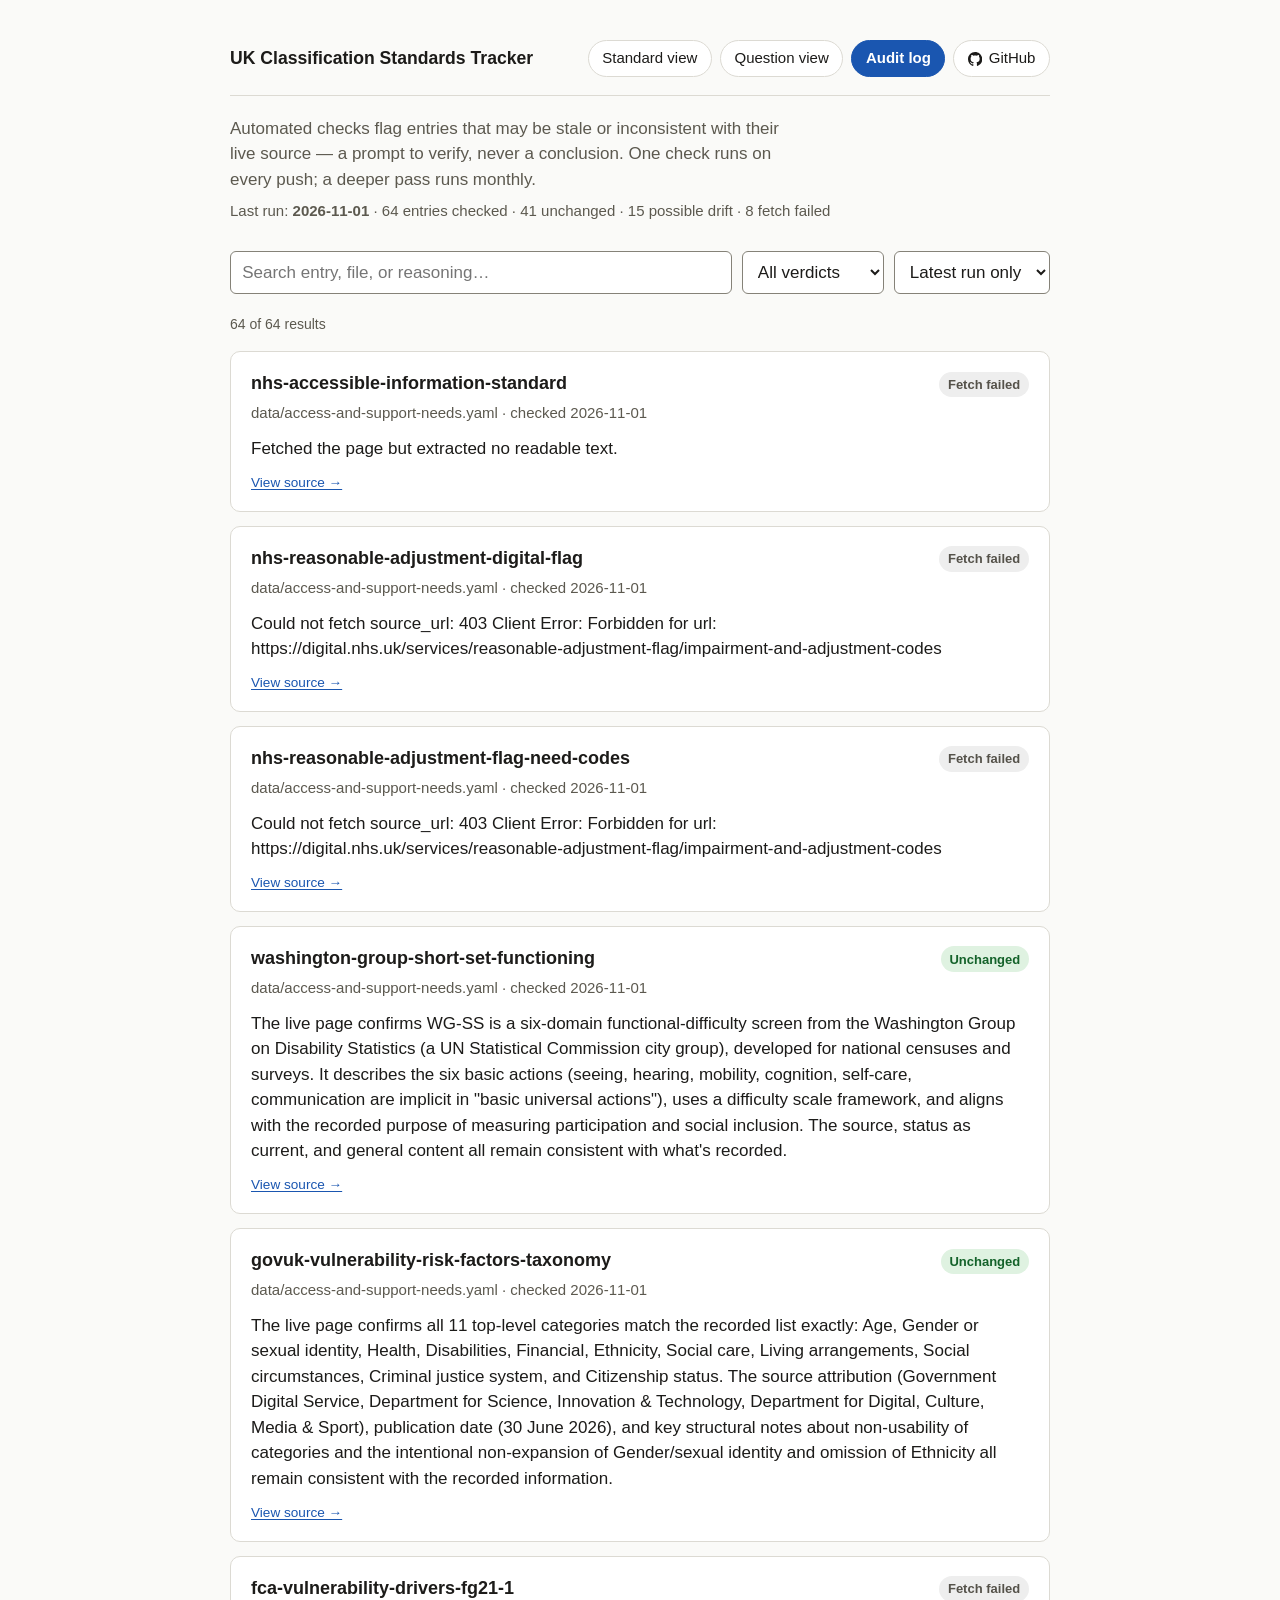
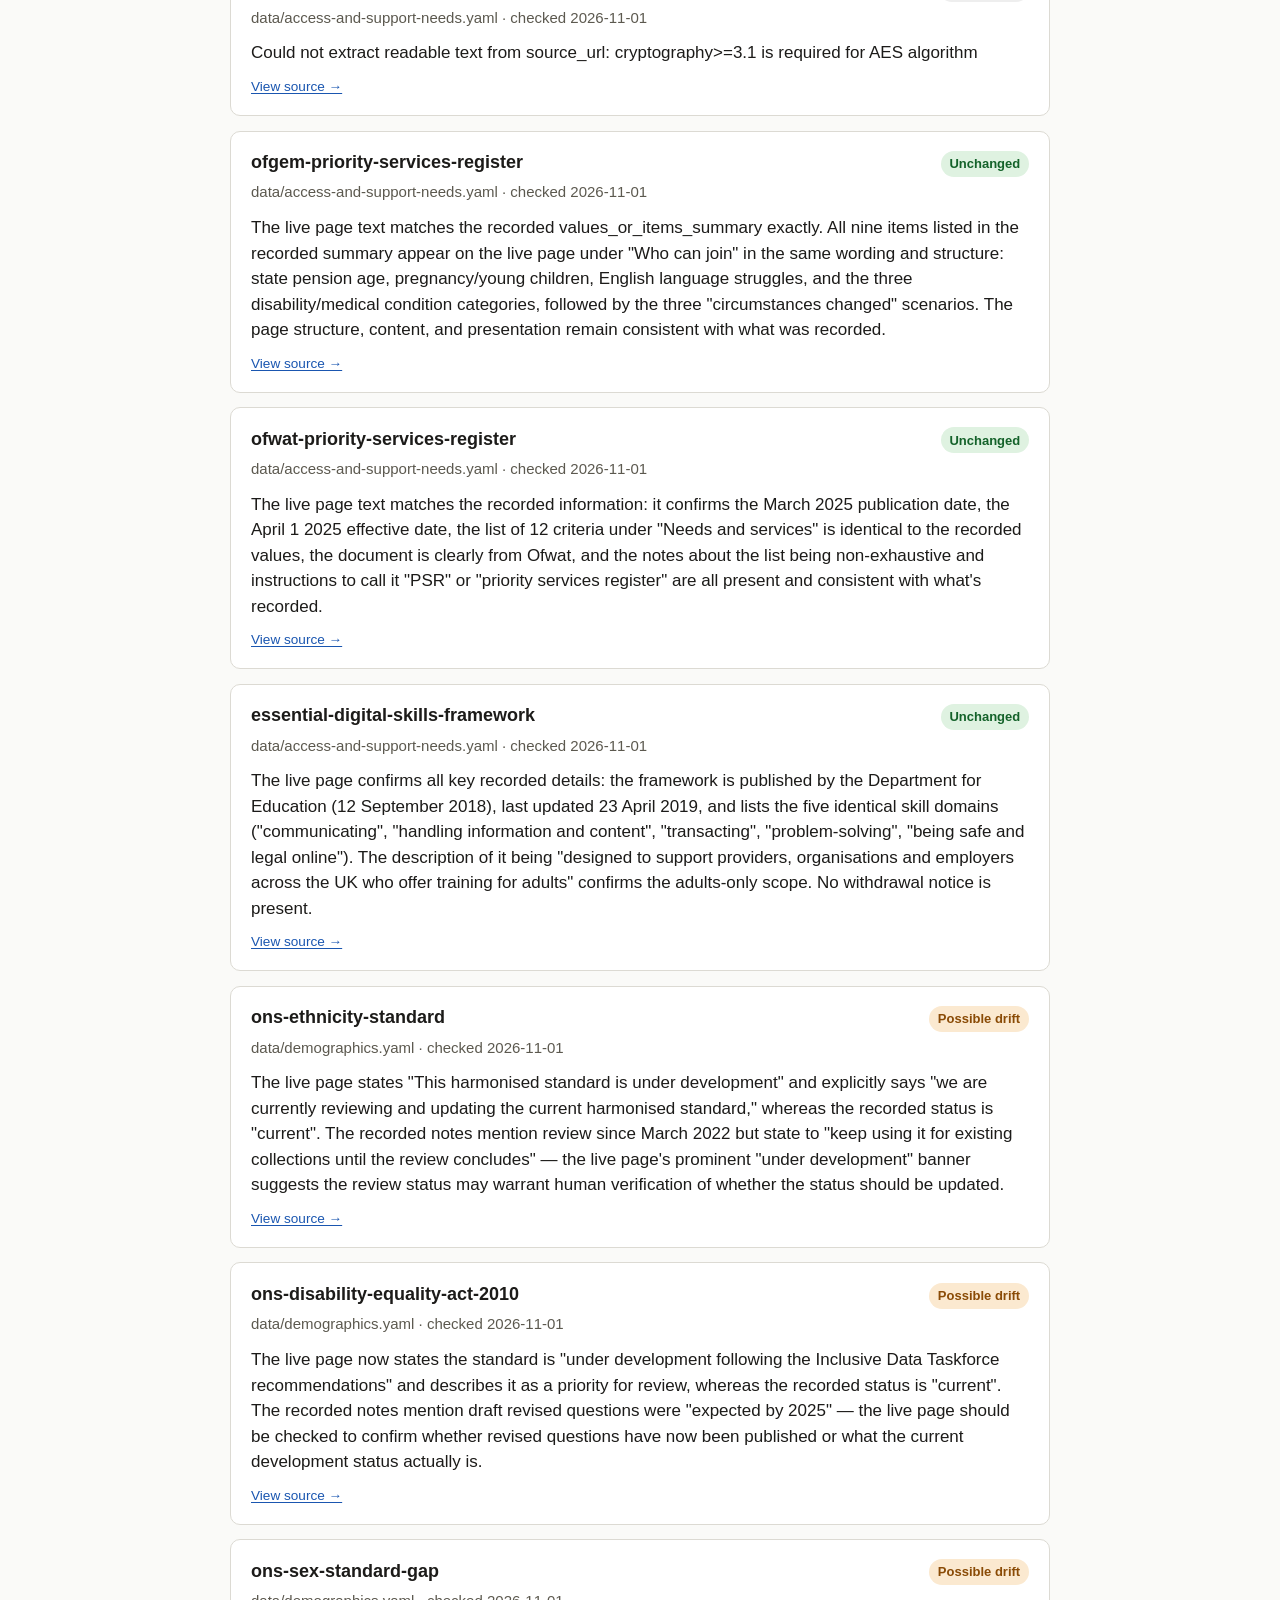
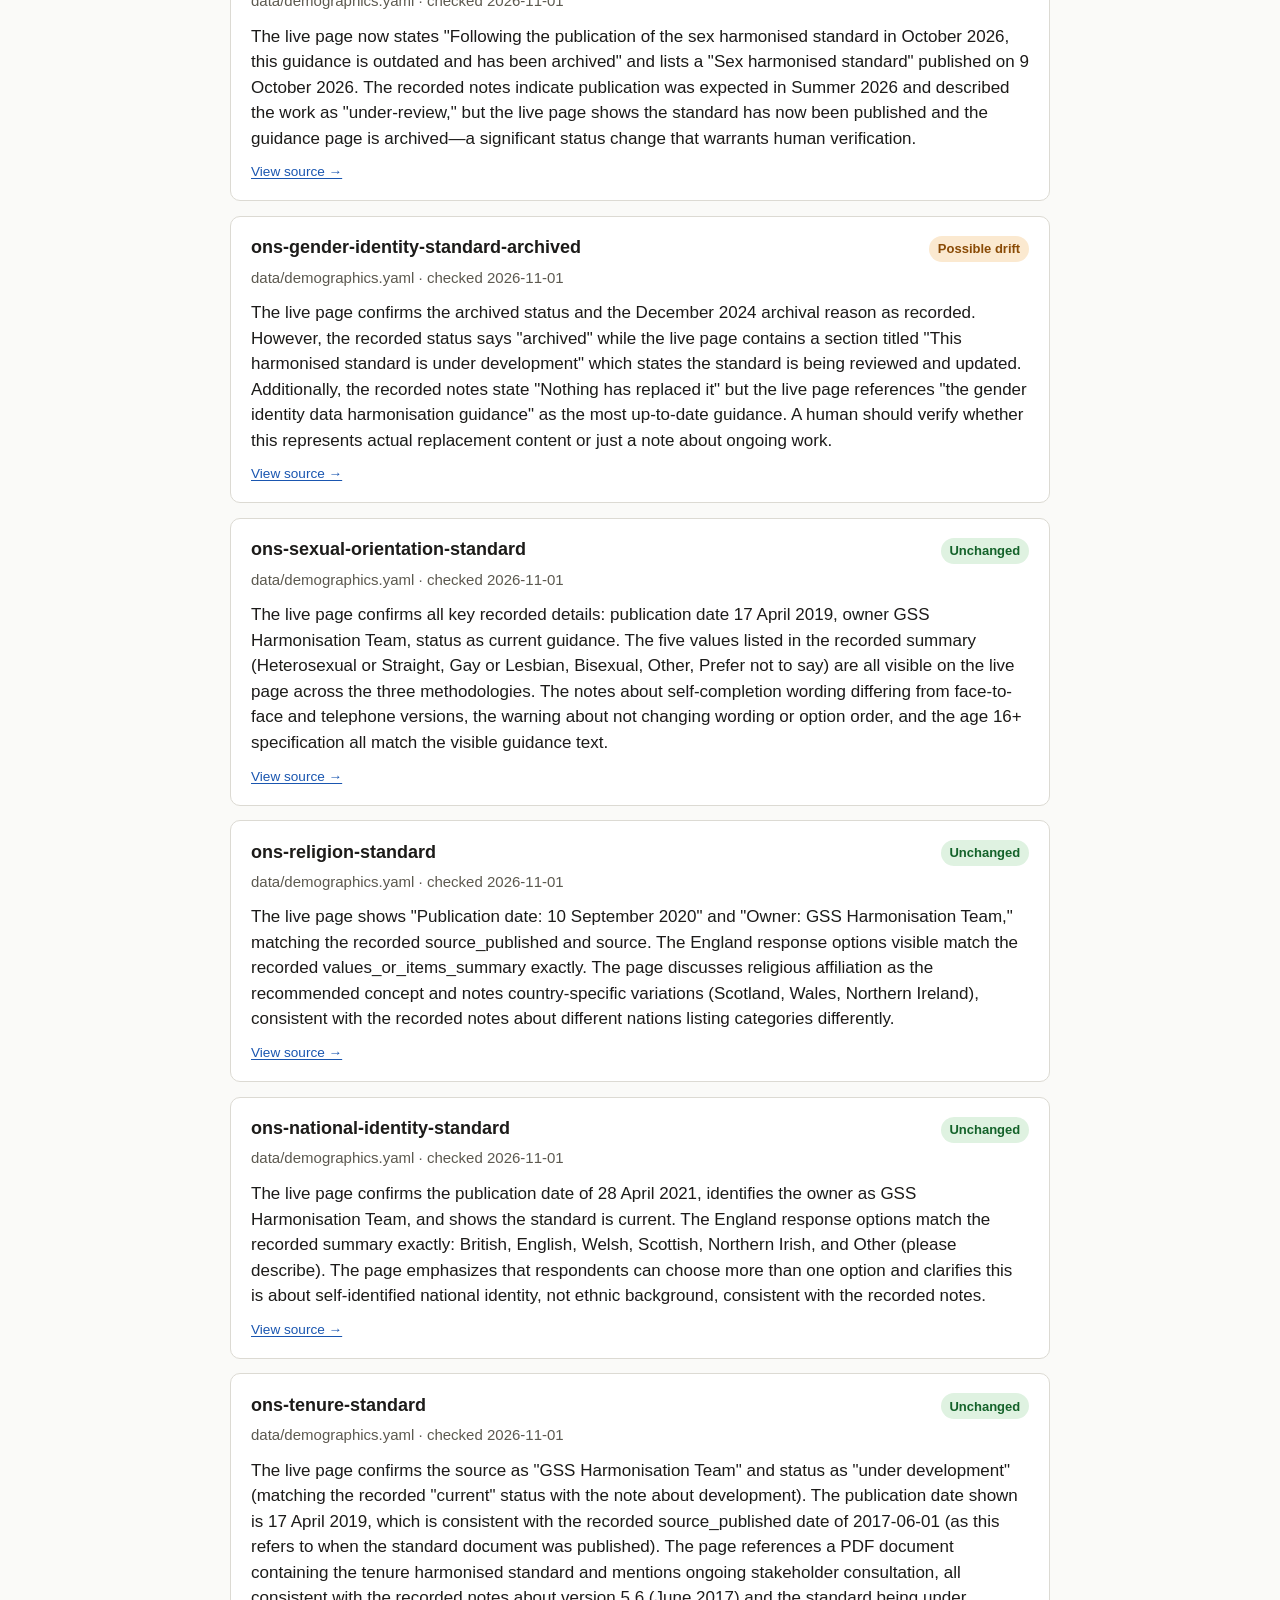
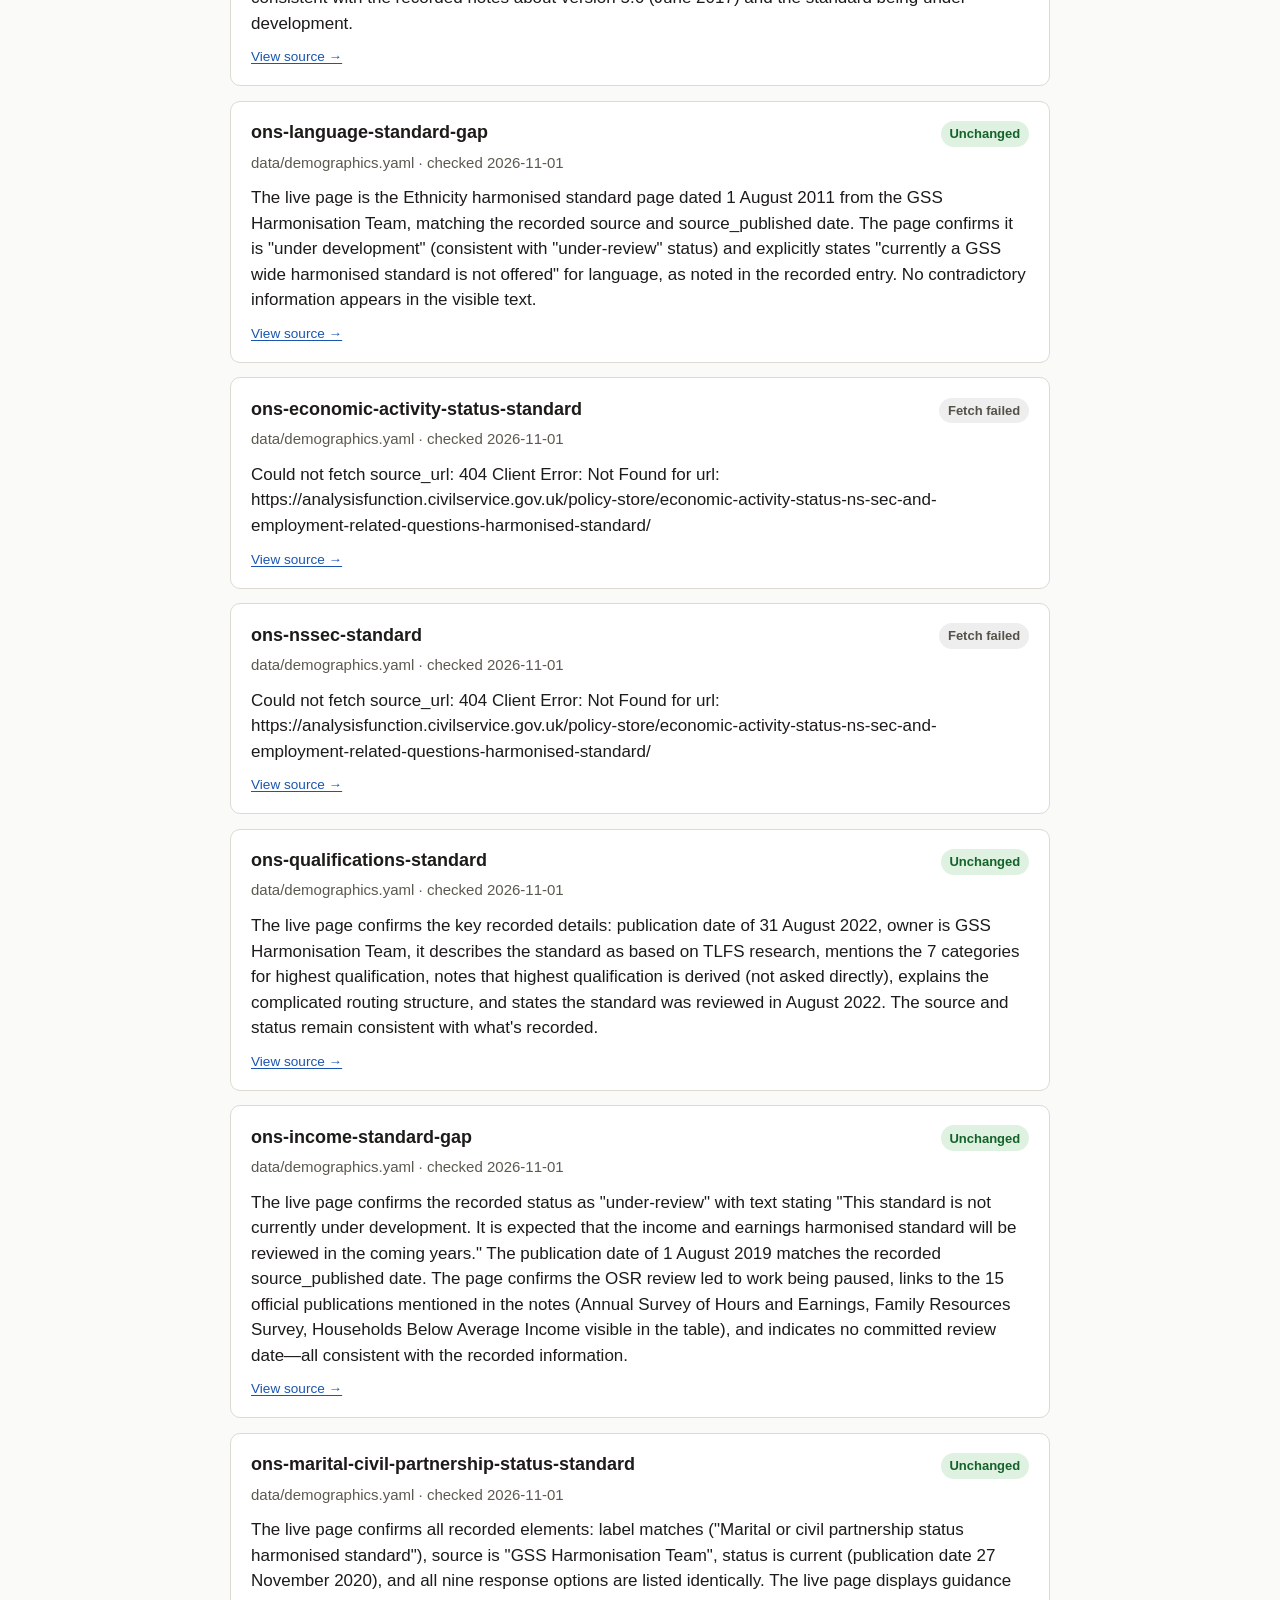
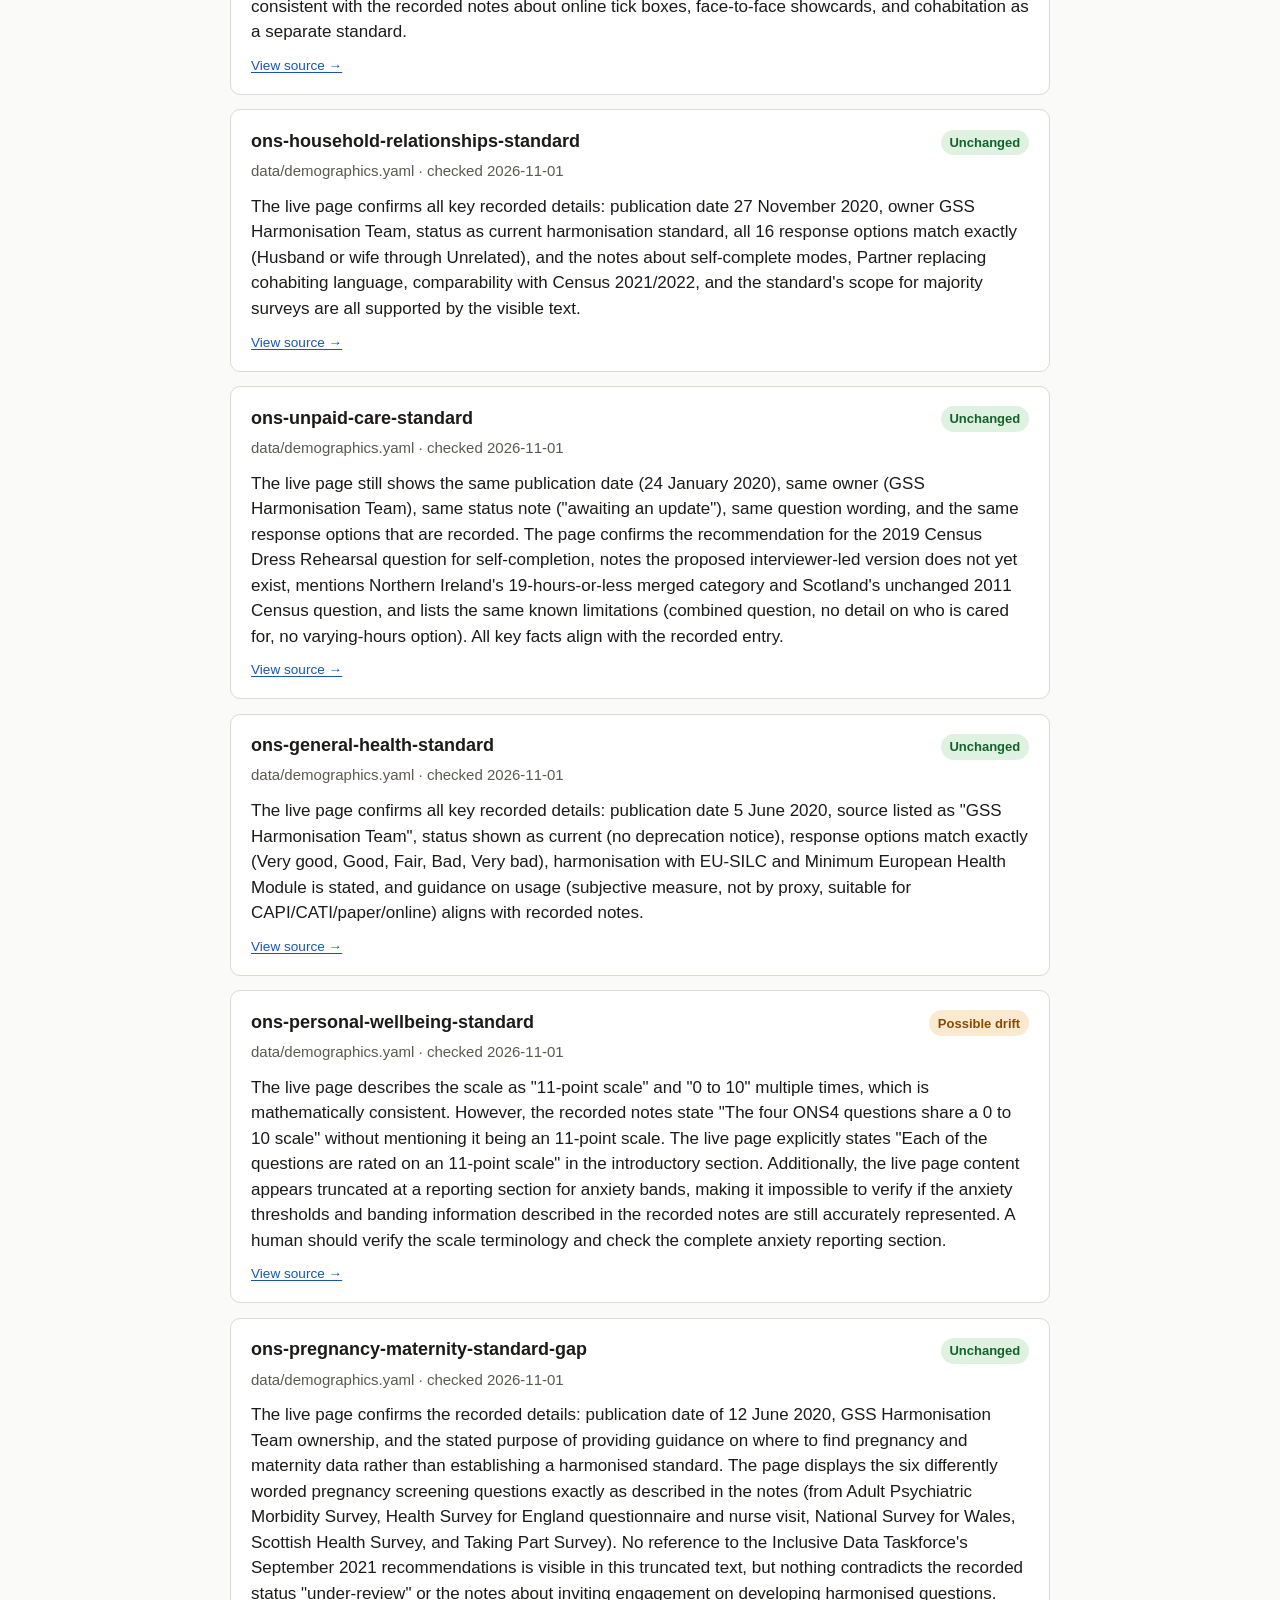
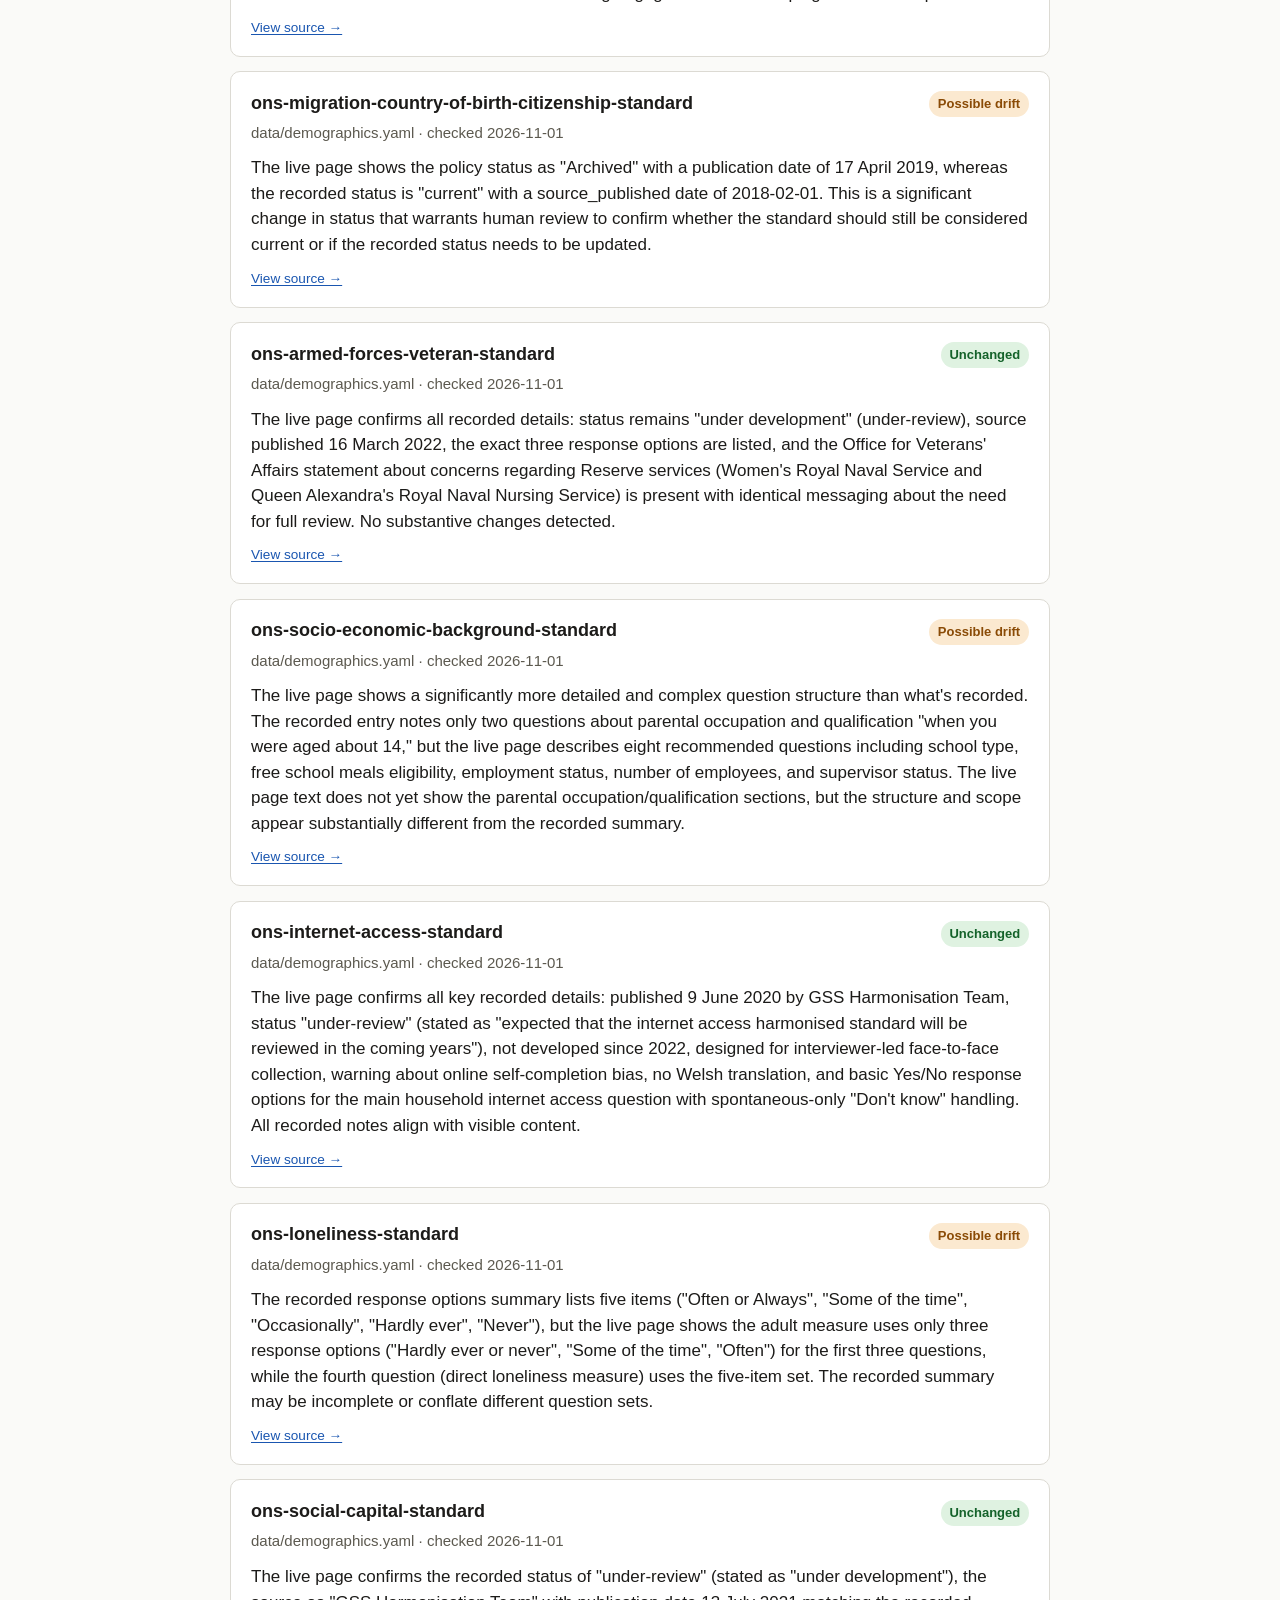
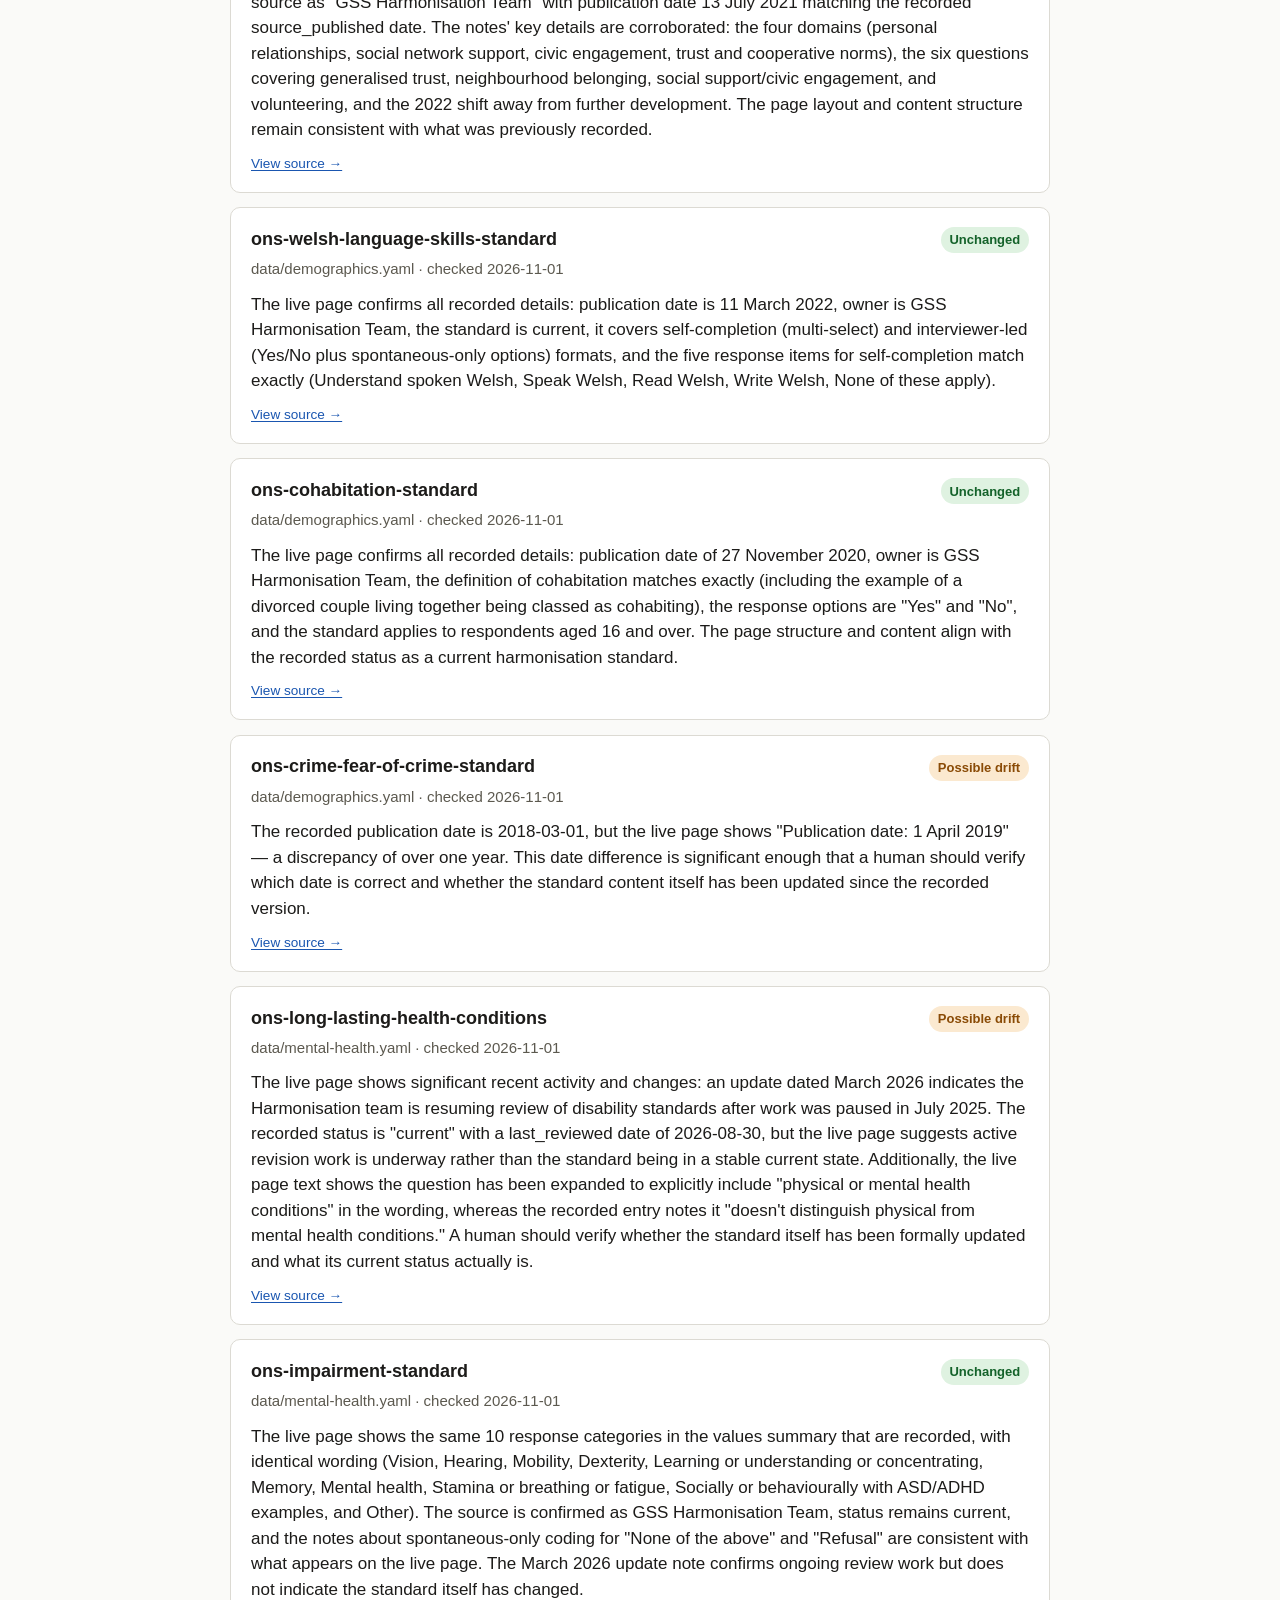
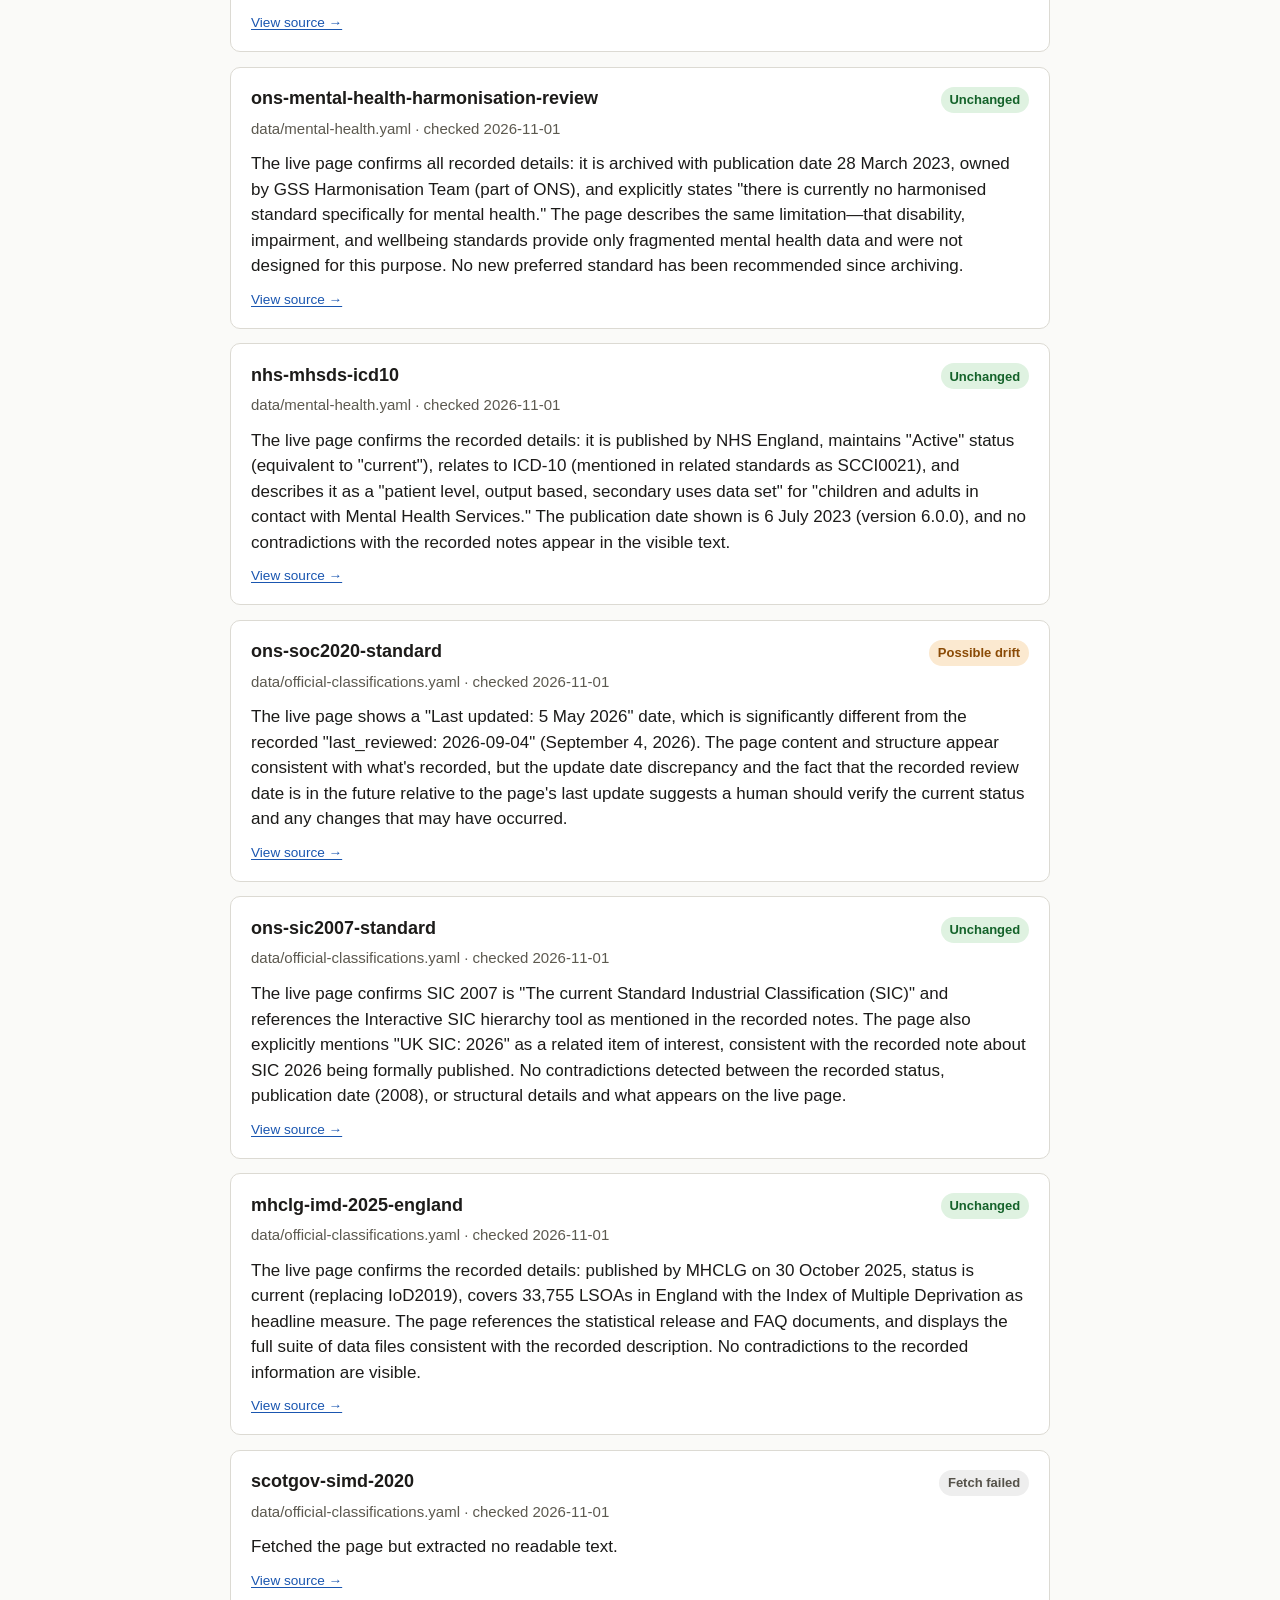
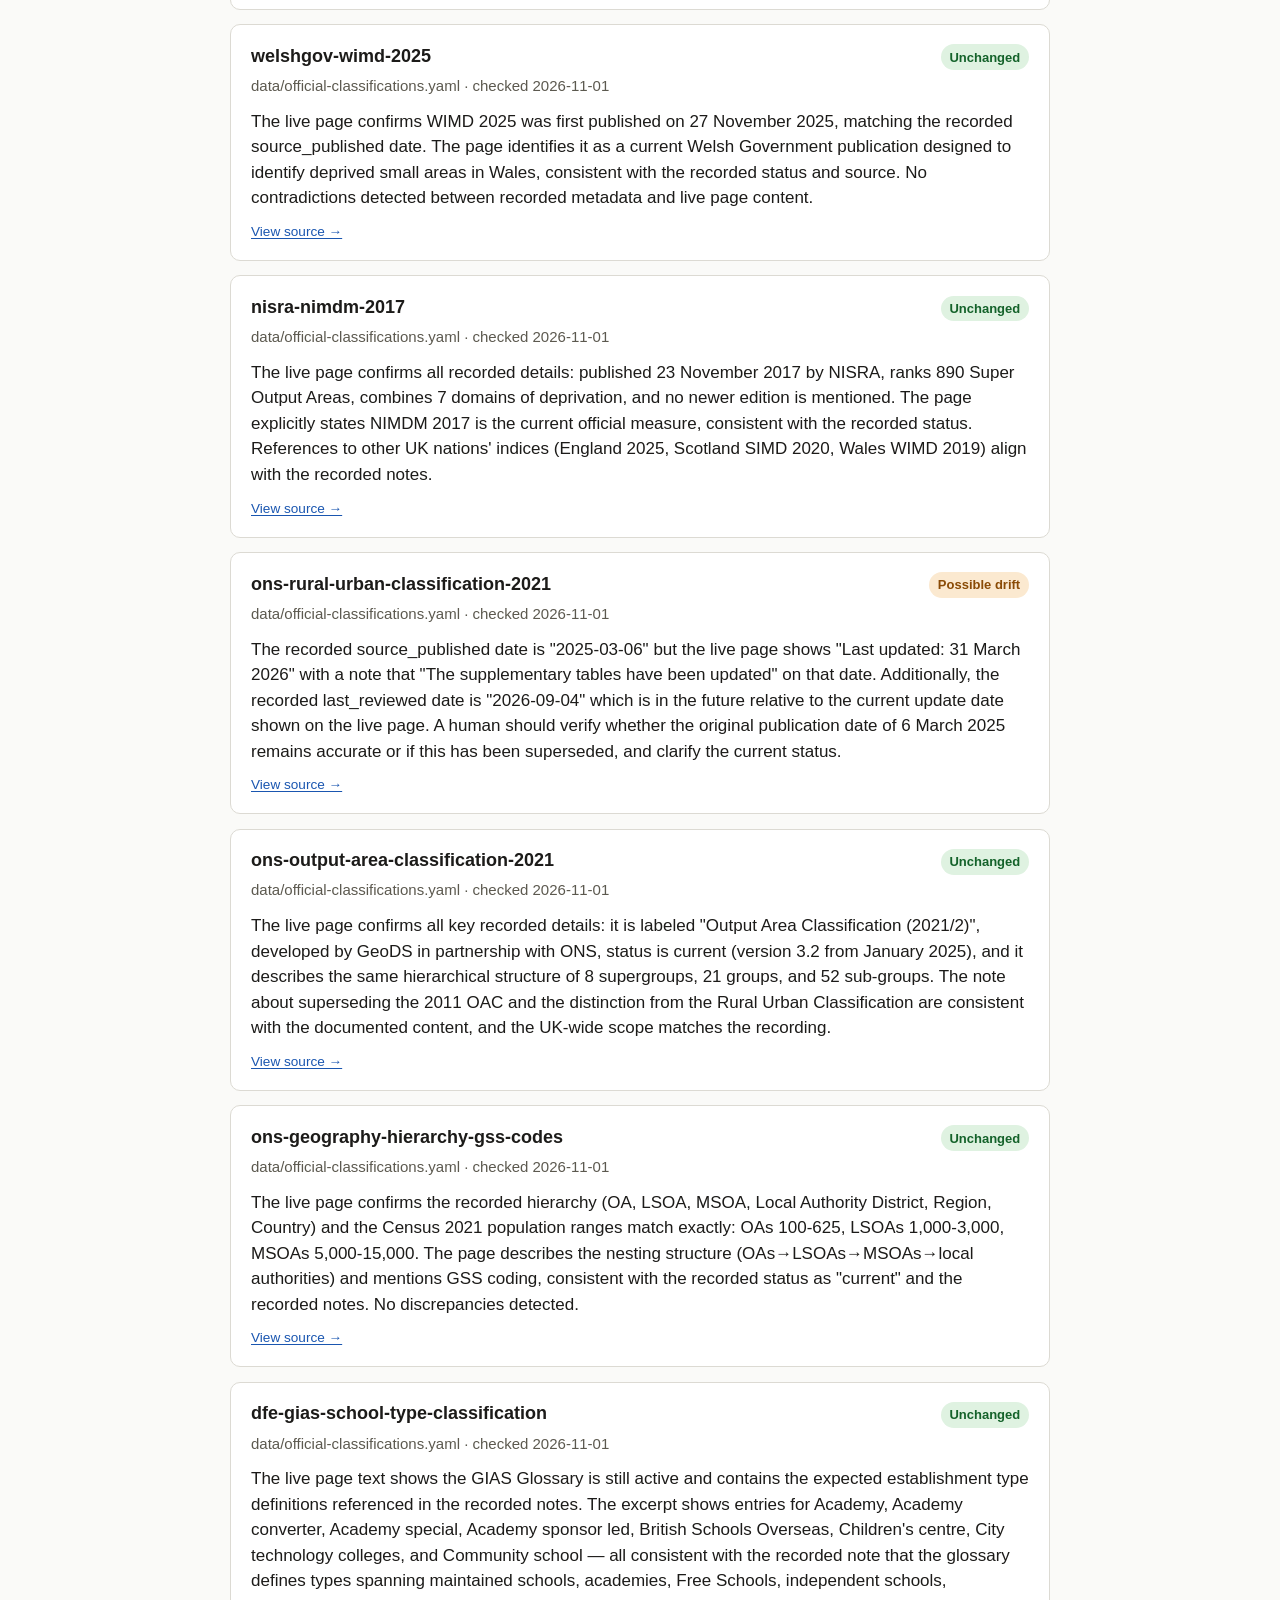
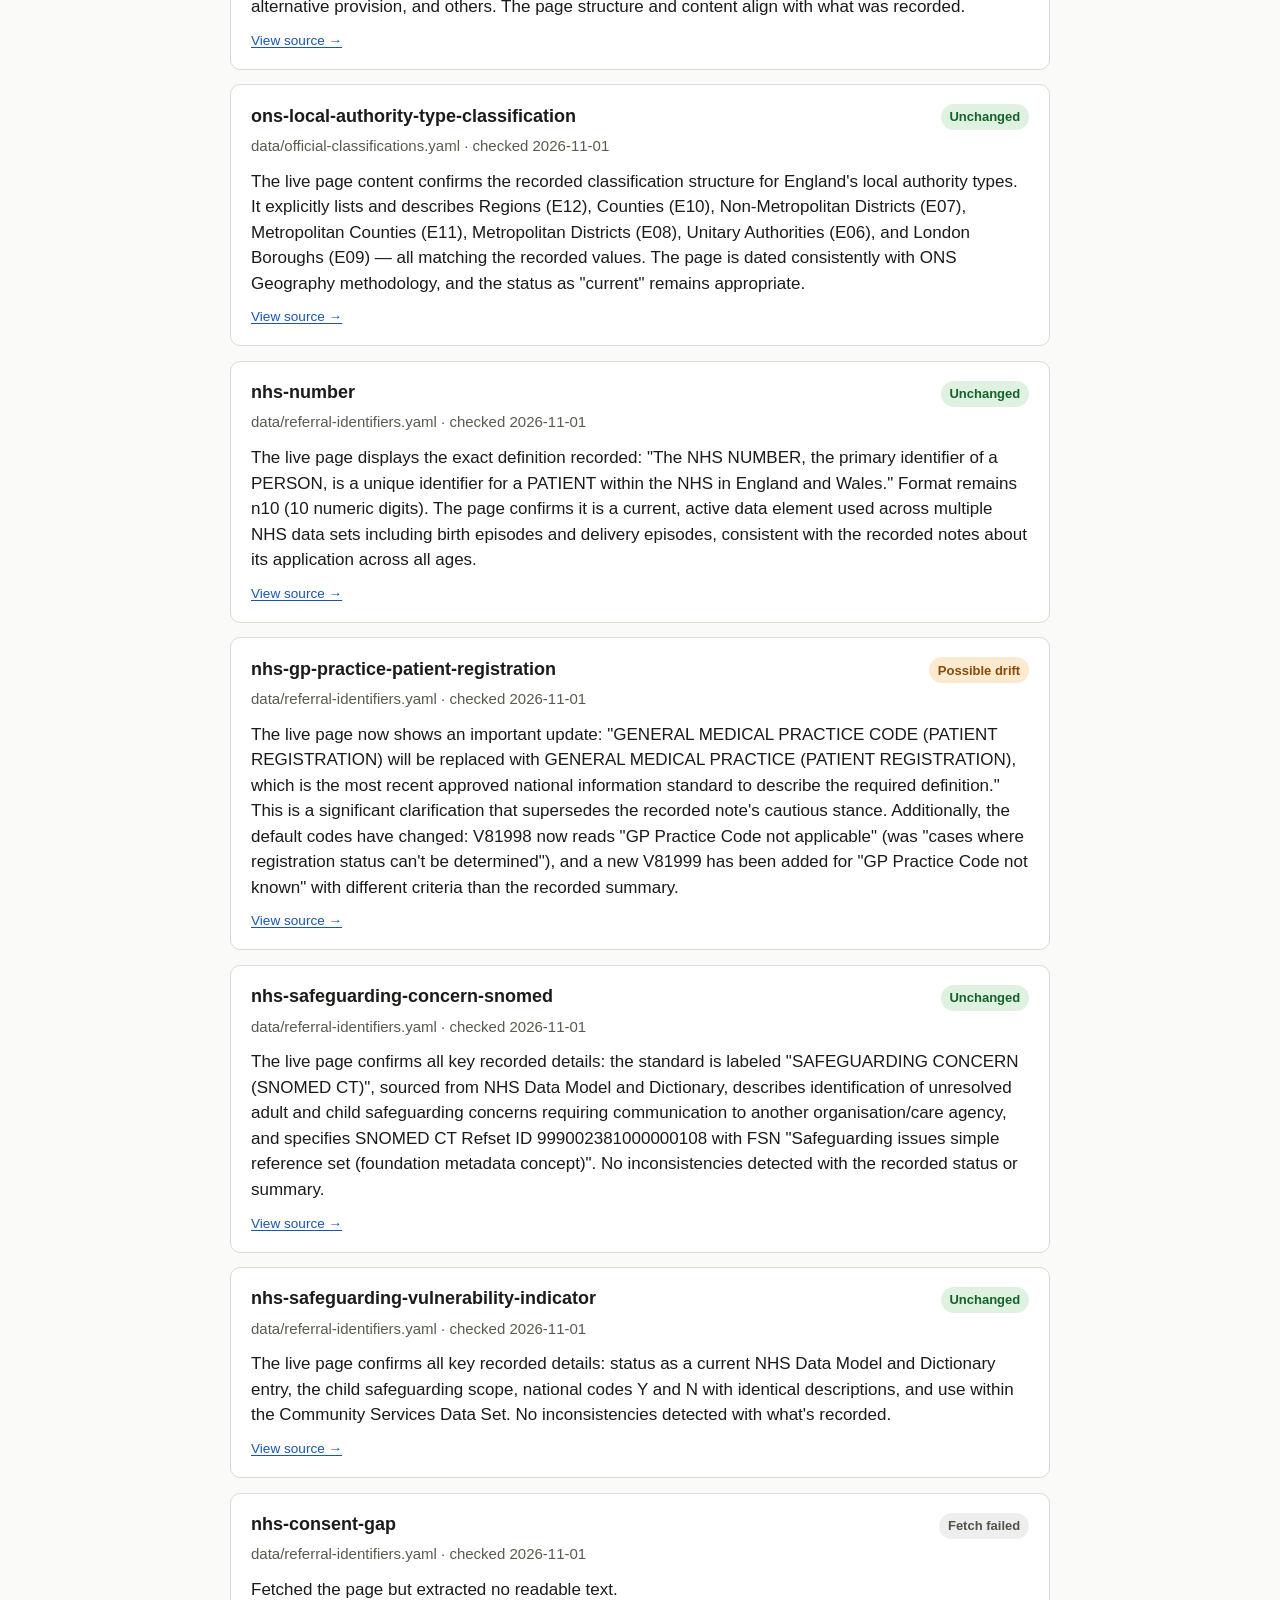
<file: audit.html>
<!doctype html>
<html lang="en">
<head>
<meta charset="utf-8">
<meta name="viewport" content="width=device-width, initial-scale=1">
<title>Source audit log — UK Classification Standards Tracker</title>
<link rel="stylesheet" href="style.css">
</head>
<body>
<main>
  <header>
    <div class="topbar">
      <span class="topbar-title">UK Classification Standards Tracker</span>
      <nav class="topbar-nav" aria-label="Views">
        <a href="index.html" class="topbar-link">Standard view</a>
        <a href="questions.html" class="topbar-link">Question view</a>
        <a href="audit.html" class="topbar-link is-current" aria-current="page">Audit log</a>
        <a href="https://github.com/georgeunsworth/uk-classification-standards" class="topbar-link topbar-link--github" target="_blank" rel="noopener">
          <svg viewBox="0 0 16 16" aria-hidden="true"><path d="M8 0C3.58 0 0 3.58 0 8c0 3.54 2.29 6.53 5.47 7.59.4.07.55-.17.55-.38 0-.19-.01-.82-.01-1.49-2.01.37-2.53-.49-2.69-.94-.09-.23-.48-.94-.82-1.13-.28-.15-.68-.52-.01-.53.63-.01 1.08.58 1.23.82.72 1.21 1.87.87 2.33.66.07-.52.28-.87.51-1.07-1.78-.2-3.64-.89-3.64-3.95 0-.87.31-1.59.82-2.15-.08-.2-.36-1.02.08-2.12 0 0 .67-.21 2.2.82.64-.18 1.32-.27 2-.27.68 0 1.36.09 2 .27 1.53-1.04 2.2-.82 2.2-.82.44 1.1.16 1.92.08 2.12.51.56.82 1.27.82 2.15 0 3.07-1.87 3.75-3.65 3.95.29.25.54.73.54 1.48 0 1.07-.01 1.93-.01 2.2 0 .21.15.46.55.38A8.01 8.01 0 0016 8c0-4.42-3.58-8-8-8z"/></svg>
          GitHub
        </a>
      </nav>
    </div>
    <h1 class="visually-hidden">Source audit log</h1>
    <p>Automated checks flag entries that may be stale or inconsistent with their live source — a prompt to verify, never a conclusion. One check runs on every push; a deeper pass runs monthly.</p>
  </header>

  <section id="summary"></section>

  <div class="controls">
    <input type="search" id="search" placeholder="Search entry, file, or reasoning…" aria-label="Search audit results">
    <select id="verdict-filter" aria-label="Filter by verdict">
      <option value="">All verdicts</option>
      <option value="unchanged">Unchanged</option>
      <option value="possible_drift">Possible drift</option>
      <option value="fetch_failed">Fetch failed</option>
    </select>
    <select id="run-filter" aria-label="Filter by run">
      <option value="">Latest run only</option>
    </select>
  </div>

  <p class="count" id="count"></p>
  <div id="results"></div>

  <footer>
    Data sourced under the <a href="https://www.nationalarchives.gov.uk/doc/open-government-licence/version/3/">Open Government Licence</a>.
    This is a practitioner-facing reference, not an official government product.
  </footer>
</main>

<script>
  const VERDICT_LABELS = {
    unchanged: "Unchanged",
    possible_drift: "Possible drift",
    fetch_failed: "Fetch failed",
  };
  const VERDICT_BADGE_CLASS = {
    unchanged: "current",
    possible_drift: "under-review",
    fetch_failed: "archived",
  };

  function escapeHtml(str) {
    return String(str ?? "").replace(/[&<>"']/g, (c) => ({
      "&": "&amp;", "<": "&lt;", ">": "&gt;", '"': "&quot;", "'": "&#39;",
    }[c]));
  }

  const summaryEl = document.getElementById("summary");
  const resultsEl = document.getElementById("results");
  const countEl = document.getElementById("count");
  const searchEl = document.getElementById("search");
  const verdictEl = document.getElementById("verdict-filter");
  const runEl = document.getElementById("run-filter");

  let runs = [];

  function renderSummary() {
    if (runs.length === 0) {
      summaryEl.innerHTML = `<p class="empty">No audit runs yet — the first monthly check will populate this page.</p>`;
      return;
    }
    const latest = runs[runs.length - 1];
    const counts = { unchanged: 0, possible_drift: 0, fetch_failed: 0 };
    latest.results.forEach((r) => { counts[r.verdict] = (counts[r.verdict] || 0) + 1; });
    summaryEl.innerHTML = `
      <p class="meta">Last run: <strong>${escapeHtml(latest.run_date)}</strong> ·
        ${latest.results.length} entries checked ·
        ${counts.unchanged || 0} unchanged ·
        ${counts.possible_drift || 0} possible drift ·
        ${counts.fetch_failed || 0} fetch failed</p>
    `;
  }

  function renderRunOptions() {
    const options = runs
      .slice()
      .reverse()
      .map((run) => `<option value="${escapeHtml(run.run_date)}">${escapeHtml(run.run_date)}</option>`)
      .join("");
    runEl.insertAdjacentHTML("beforeend", options);
  }

  function currentResults() {
    const run = runEl.value ? runs.find((r) => r.run_date === runEl.value) : runs[runs.length - 1];
    return run ? run.results.map((r) => ({ ...r, run_date: run.run_date })) : [];
  }

  function applyFilters() {
    const search = searchEl.value.trim().toLowerCase();
    const verdict = verdictEl.value;

    const all = currentResults();
    const filtered = all.filter((r) => {
      if (verdict && r.verdict !== verdict) return false;
      if (search) {
        const haystack = `${r.entry_id} ${r.file} ${r.reasoning}`.toLowerCase();
        if (!haystack.includes(search)) return false;
      }
      return true;
    });

    countEl.textContent = `${filtered.length} of ${all.length} results`;

    resultsEl.innerHTML = filtered.length
      ? filtered.map((r) => `
        <article class="entry">
          <div class="entry-head">
            <h2>${escapeHtml(r.entry_id)}</h2>
            <span class="badge ${VERDICT_BADGE_CLASS[r.verdict] || ""}">${escapeHtml(VERDICT_LABELS[r.verdict] || r.verdict)}</span>
          </div>
          <p class="meta">${escapeHtml(r.file)} · checked ${escapeHtml(r.run_date)}</p>
          <p class="notes">${escapeHtml(r.reasoning)}</p>
          <div class="entry-foot">
            <a href="${escapeHtml(r.source_url)}" target="_blank" rel="noopener">View source →</a>
          </div>
        </article>
      `).join("")
      : `<p class="empty">No results match your filters.</p>`;
  }

  async function loadAll() {
    try {
      const res = await fetch("data/audit-log.json");
      if (!res.ok) throw new Error(`Failed to load data/audit-log.json: ${res.status}`);
      runs = await res.json();
      renderSummary();
      renderRunOptions();
      applyFilters();
    } catch (err) {
      resultsEl.innerHTML = `<p class="error">Couldn't load the audit log: ${escapeHtml(err.message)}</p>`;
      countEl.textContent = "";
    }
  }

  searchEl.addEventListener("input", applyFilters);
  verdictEl.addEventListener("change", applyFilters);
  runEl.addEventListener("change", applyFilters);
  loadAll();
</script>
</body>
</html>
</file>
<file: style.css>
:root {
  --bg: #fafaf8;
  --surface: #ffffff;
  --border: #dcdad3;
  --text: #1c1b19;
  --text-muted: #5c594f;
  --link: #1a56b0;
  --accent: #1a56b0;
  --status-current-bg: #dff2e1;
  --status-current-text: #14622a;
  --status-review-bg: #fbe9d0;
  --status-review-text: #8a4b06;
  --status-archived-bg: #eee;
  --status-archived-text: #55524a;
  --status-superseded-bg: #eee;
  --status-superseded-text: #55524a;
  --code-bg: #f0efe9;
  --control-border: #858278;
  --focus: #1a56b0;
}
@media (prefers-color-scheme: dark) {
  :root {
    --bg: #17171a;
    --surface: #201f23;
    --border: #38373d;
    --text: #ecebe8;
    --text-muted: #a9a7a0;
    --link: #7fb0ff;
    --accent: #7fb0ff;
    --status-current-bg: #143d21;
    --status-current-text: #7fe0a0;
    --status-review-bg: #4a3208;
    --status-review-text: #f0b862;
    --status-archived-bg: #2c2b2f;
    --status-archived-text: #b8b6b0;
    --status-superseded-bg: #2c2b2f;
    --status-superseded-text: #b8b6b0;
    --code-bg: #26252a;
    --control-border: #7a7880;
    --focus: #7fb0ff;
  }
}
* { box-sizing: border-box; }
body {
  margin: 0;
  background: var(--bg);
  color: var(--text);
  font: 16px/1.5 -apple-system, BlinkMacSystemFont, "Segoe UI", Roboto, Helvetica, Arial, sans-serif;
}
@media (min-width: 641px) {
  body {
    font-size: 1.0625rem;
  }
}
main {
  max-width: 860px;
  margin: 0 auto;
  padding: 2.5rem 1.25rem 4rem;
}
header h1 {
  font-size: 1.6rem;
  margin: 0 0 0.4rem;
}
header p {
  color: var(--text-muted);
  margin: 0 0 0.5rem;
  max-width: 60ch;
}
a { color: var(--link); text-underline-offset: 0.15em; }
a:hover { text-decoration-thickness: 0.12em; }
a:focus-visible,
button:focus-visible,
summary:focus-visible,
input:focus-visible,
select:focus-visible {
  outline: 3px solid var(--focus);
  outline-offset: 2px;
}
.visually-hidden {
  position: absolute;
  width: 1px;
  height: 1px;
  margin: -1px;
  padding: 0;
  overflow: hidden;
  clip: rect(0, 0, 0, 0);
  white-space: nowrap;
  border: 0;
}
.topbar {
  display: flex;
  align-items: center;
  justify-content: space-between;
  flex-wrap: wrap;
  gap: 0.75rem;
  padding-bottom: 1.1rem;
  margin-bottom: 1.25rem;
  border-bottom: 1px solid var(--border);
}
.topbar-title {
  font-size: 1.1rem;
  font-weight: 600;
}
.topbar-nav {
  display: flex;
  flex-wrap: wrap;
  gap: 0.5rem;
}
.topbar-link {
  display: inline-flex;
  align-items: center;
  gap: 0.4rem;
  font-size: 0.9375rem;
  padding: 0.4rem 0.85rem;
  border: 1px solid var(--border);
  border-radius: 999px;
  background: var(--surface);
  color: var(--text);
  text-decoration: none;
  white-space: nowrap;
}
.topbar-link:hover {
  border-color: var(--accent);
}
.topbar-link.is-current {
  background: var(--accent);
  border-color: var(--accent);
  color: var(--surface);
  font-weight: 600;
}
.topbar-link--github svg {
  width: 0.95em;
  height: 0.95em;
  fill: currentColor;
}
@media (max-width: 600px) {
  .topbar {
    align-items: flex-start;
  }
  .topbar-nav {
    width: 100%;
  }
  .topbar-link {
    flex: 1 1 auto;
    justify-content: center;
  }
}
.controls {
  display: flex;
  gap: 0.6rem;
  flex-wrap: wrap;
  margin: 1.75rem 0 1.25rem;
}
.controls input[type="search"],
.controls select {
  font: inherit;
  padding: 0.5rem 0.7rem;
  border: 1px solid var(--control-border);
  border-radius: 6px;
  background: var(--surface);
  color: var(--text);
}
.controls input[type="search"] {
  flex: 1 1 220px;
}
.filter-bar {
  margin: 1.75rem 0 1.25rem;
}
.field-label {
  display: block;
  font-size: 1rem;
  font-weight: 700;
  color: var(--text);
  margin: 0;
}
.field-hint {
  font-size: 0.875rem;
  color: var(--text-muted);
  margin: 0.1rem 0 0.4rem;
}
.filter-grid {
  border: 0;
  padding: 0;
  margin: 0;
  min-width: 0;
}
/* Hints can wrap to different heights in a row; push every select to the bottom so they line up. */
.field {
  display: flex;
  flex-direction: column;
}
.field .select-wrap {
  margin-top: auto;
}
.search-field {
  margin: 0 0 0.9rem;
}
.filter-bar input[type="search"],
.filter-bar select {
  font: inherit;
  font-size: 1rem;
  width: 100%;
  min-width: 0;
  padding: 0.5rem 0.7rem;
  border: 1px solid var(--control-border);
  border-radius: 6px;
  background: var(--surface);
  color: var(--text);
}
.filter-grid {
  display: grid;
  grid-template-columns: repeat(3, minmax(0, 1fr));
  gap: 1.1rem 0.9rem;
}
@media (max-width: 600px) {
  .filter-grid {
    grid-template-columns: repeat(2, minmax(0, 1fr));
  }
}
.select-wrap {
  position: relative;
}
.select-wrap::after {
  content: "";
  position: absolute;
  right: 0.8rem;
  top: 50%;
  width: 0.4rem;
  height: 0.4rem;
  border-right: 2px solid var(--text-muted);
  border-bottom: 2px solid var(--text-muted);
  transform: translateY(-70%) rotate(45deg);
  pointer-events: none;
}
.filter-bar select {
  appearance: none;
  padding-right: 2rem;
  text-overflow: ellipsis;
  cursor: pointer;
}
.filter-bar select:hover {
  border-color: var(--accent);
}
.filter-bar select.is-active {
  border-color: var(--accent);
  box-shadow: inset 0 0 0 1px var(--accent);
  font-weight: 600;
}
.active-filters {
  display: flex;
  flex-wrap: wrap;
  align-items: center;
  gap: 0.4rem;
  margin: 0.9rem 0 0;
}
.active-filters[hidden] {
  display: none;
}
.chip {
  min-height: 2rem;
  display: inline-flex;
  align-items: center;
  gap: 0.4rem;
  font: inherit;
  font-size: 0.875rem;
  padding: 0.25rem 0.55rem 0.25rem 0.8rem;
  border: 1px solid var(--accent);
  border-radius: 999px;
  background: var(--surface);
  color: var(--text);
  cursor: pointer;
}
.chip span {
  font-size: 1.05em;
  line-height: 1;
  color: var(--text-muted);
}
.chip:hover span {
  color: var(--text);
}
.clear-all,
.toggle-all {
  min-height: 2rem;
  font: inherit;
  font-size: 0.875rem;
  padding: 0.25rem 0.4rem;
  border: 0;
  background: none;
  color: var(--link);
  text-decoration: underline;
  cursor: pointer;
}
.results-bar {
  display: flex;
  align-items: center;
  justify-content: space-between;
  gap: 0.75rem;
  margin: 0 0 1rem;
}
.results-bar .count {
  margin: 0;
}
.toggle-all[hidden] {
  display: none;
}
.count {
  color: var(--text-muted);
  font-size: 0.875rem;
  margin: 0 0 1rem;
}
.category-section {
  margin: 0 0 2.5rem;
}
.category-heading {
  font-size: 1.4rem;
  margin: 0 0 1rem;
  padding-bottom: 0.5rem;
  border-bottom: 2px solid var(--accent);
}
.domain-section {
  margin: 0 0 2rem;
}
.domain-heading {
  font-size: 1.15rem;
  margin: 0 0 0.75rem;
  padding-bottom: 0.4rem;
  border-bottom: 1px solid var(--border);
}
.gaps-heading {
  font-size: 0.9375rem;
  color: var(--status-review-text);
  margin: 1.25rem 0 0.6rem;
}
.domain-gaps .entry {
  border-left: 3px solid var(--status-review-text);
}
.licensed-heading {
  font-size: 0.9375rem;
  color: var(--status-review-text);
  margin: 1.25rem 0 0.6rem;
}
.domain-licensed .entry {
  border-left: 3px solid var(--status-review-text);
}
.entry {
  background: var(--surface);
  border: 1px solid var(--border);
  border-radius: 10px;
  padding: 1.1rem 1.25rem;
  margin-bottom: 0.9rem;
}
.entry-head {
  display: flex;
  align-items: flex-start;
  justify-content: space-between;
  gap: 0.75rem;
}
.entry-head > :first-child {
  flex: 1 1 auto;
  min-width: 0;
}
.entry-head .badge {
  flex: none;
  margin-top: 0.1rem;
}
.entry-head h2,
.entry-head h3,
.entry-head h4 {
  font-size: 1.125rem;
  margin: 0;
}
.badge {
  display: inline-block;
  font-size: 0.8125rem;
  font-weight: 600;
  padding: 0.2rem 0.55rem;
  border-radius: 999px;
  white-space: nowrap;
}
.badge.current { background: var(--status-current-bg); color: var(--status-current-text); }
.badge.under-review { background: var(--status-review-bg); color: var(--status-review-text); }
.badge.archived { background: var(--status-archived-bg); color: var(--status-archived-text); }
.badge.superseded { background: var(--status-superseded-bg); color: var(--status-superseded-text); }
.meta {
  color: var(--text-muted);
  font-size: 0.9375rem;
  margin: 0.3rem 0 0.7rem;
}
.source-link,
.nowrap {
  white-space: nowrap;
}
.entry-sections > .no-values {
  padding: 0 1.25rem;
}
.notes {
  margin: 0.4rem 0 0.7rem;
}
.section-body .notes {
  margin: 0;
  /* Some notes cite long URLs, which would otherwise overflow narrow screens. */
  overflow-wrap: anywhere;
}
.section-body .notes + .notes {
  margin-top: 0.7rem;
}
.entry-foot {
  display: flex;
  justify-content: space-between;
  align-items: center;
  flex-wrap: wrap;
  gap: 0.5rem;
  font-size: 0.85rem;
}
/* Standards cards read as full-width rows (title, source, tags), each ruled off like the
   collapsible section rows below them. */
.entry--rows > .entry-head,
.entry--rows > .meta-row,
.entry--rows > .tags {
  margin-left: -1.25rem;
  margin-right: -1.25rem;
  padding: 0.75rem 1.25rem;
  border-bottom: 1px solid var(--border);
}
.entry--rows > .entry-head {
  padding-top: 0;
}
.entry--rows > .tags {
  margin-bottom: 0;
}
.entry--rows > .meta-row {
  display: flex;
  align-items: baseline;
  justify-content: space-between;
  gap: 1.25rem;
}
.entry--rows .meta {
  margin: 0;
  min-width: 0;
}
@media (max-width: 600px) {
  .entry--rows > .meta-row {
    flex-direction: column;
    gap: 0.35rem;
  }
}
.entry--rows .source-link {
  flex: none;
  font-size: 0.9375rem;
}
.entry--rows > .question {
  margin: 0.75rem 0 0.8rem;
}
/* With no question row, the tags rule already separates the sections, so don't double it. */
.entry--rows > .tags + .entry-sections {
  margin-top: 0;
}
.entry--rows > .tags + .entry-sections > .section-row:first-child {
  border-top: 0;
}
.entry--rows > .tags + .entry-sections > .no-values:first-child {
  margin-top: 0.75rem;
}
.tags {
  display: flex;
  flex-wrap: wrap;
  gap: 0.35rem;
  margin: 0 0 0.6rem;
}
.tag {
  display: inline-block;
  font-size: 0.875rem;
  padding: 0.15rem 0.5rem;
  border-radius: 5px;
  border: 1px solid var(--border);
  color: var(--text-muted);
  background: var(--code-bg);
}
.tag.gap {
  color: var(--status-review-text);
  background: var(--status-review-bg);
  border-color: transparent;
  font-weight: 600;
}
.tag.unspecified {
  border-style: dashed;
  border-color: var(--control-border);
}
.tag.licence-public-domain {
  color: var(--status-current-text);
  background: var(--status-current-bg);
  border-color: transparent;
}
.tag.licence-restricted {
  color: var(--status-review-text);
  background: var(--status-review-bg);
  border-color: transparent;
  font-weight: 600;
}
.scale-block,
.scoring-block {
  margin: 0 0 0.8rem;
}
.scale-block strong,
.scoring-block strong {
  font-size: 0.9375rem;
}
.scale-list {
  list-style: none;
  display: flex;
  flex-wrap: wrap;
  gap: 0.4rem 1rem;
  margin: 0.35rem 0 0;
  padding: 0;
  font-size: 0.9375rem;
}
.scale-list .score {
  color: var(--text-muted);
}
.scoring-method {
  margin: 0.35rem 0 0.5rem;
}
.bands-table {
  border-collapse: collapse;
  font-size: 0.9375rem;
  margin: 0 0 0.5rem;
}
.bands-table td {
  padding: 0.15rem 0.7rem 0.15rem 0;
}
.clinical-note {
  font-size: 0.9375rem;
  color: var(--status-review-text);
  margin: 0.3rem 0 0;
}
.question {
  color: var(--text);
  margin: 0.2rem 0 0.8rem;
}
.entry-sections {
  margin: 0.4rem -1.25rem -1.1rem;
}
.section-row {
  position: relative;
  border-top: 1px solid var(--border);
}
.section > summary {
  display: flex;
  align-items: center;
  gap: 0.55rem;
  list-style: none;
  cursor: pointer;
  padding: 0.6rem 6.5rem 0.6rem 1.25rem;
  font-size: 0.9375rem;
  font-weight: 600;
}
.section > summary::-webkit-details-marker {
  display: none;
}
.section > summary::before {
  content: "";
  flex: none;
  width: 0.38rem;
  height: 0.38rem;
  border-right: 2px solid var(--text-muted);
  border-bottom: 2px solid var(--text-muted);
  transform: rotate(-45deg);
  transition: transform 0.15s ease;
}
.section[open] > summary::before {
  transform: rotate(45deg);
}
.section > summary:focus-visible {
  outline-offset: -3px;
}
.section > summary:hover {
  background: var(--code-bg);
}
.section-row:last-child .section:not([open]) > summary {
  border-radius: 0 0 10px 10px;
}
.section-count {
  font-size: 0.8125rem;
  font-weight: 600;
  color: var(--text-muted);
  background: var(--code-bg);
  border-radius: 999px;
  padding: 0.05rem 0.45rem;
}
.section-body {
  padding: 0.1rem 1.25rem 0.9rem 2.2rem;
}
.section-row > .copy-btn {
  position: absolute;
  top: 0.35rem;
  right: 1.25rem;
}
.values-list,
.items-list {
  margin: 0 0 0.3rem;
  padding-left: 1.2rem;
}
.items-list {
  margin-bottom: 0.9rem;
}
@media (min-width: 601px) {
  .values-list--cols {
    columns: 2;
    column-gap: 2.5rem;
  }
  .values-list--cols li {
    break-inside: avoid;
  }
}
@media (prefers-reduced-motion: reduce) {
  .section > summary::before {
    transition: none;
  }
}
.copy-btn {
  min-height: 1.875rem;
  font: inherit;
  font-size: 0.875rem;
  padding: 0.2rem 0.7rem;
  border: 1px solid var(--control-border);
  border-radius: 5px;
  background: var(--surface);
  color: var(--text);
  cursor: pointer;
}
.copy-btn:hover {
  border-color: var(--accent);
}
.no-values {
  color: var(--text-muted);
  font-size: 0.9375rem;
  margin: 0.3rem 0 0.8rem;
}
.empty, .error {
  color: var(--text-muted);
  padding: 2rem 0;
  text-align: center;
}
footer {
  margin-top: 2.5rem;
  padding-top: 1rem;
  border-top: 1px solid var(--border);
  color: var(--text-muted);
  font-size: 0.875rem;
}
</file>
